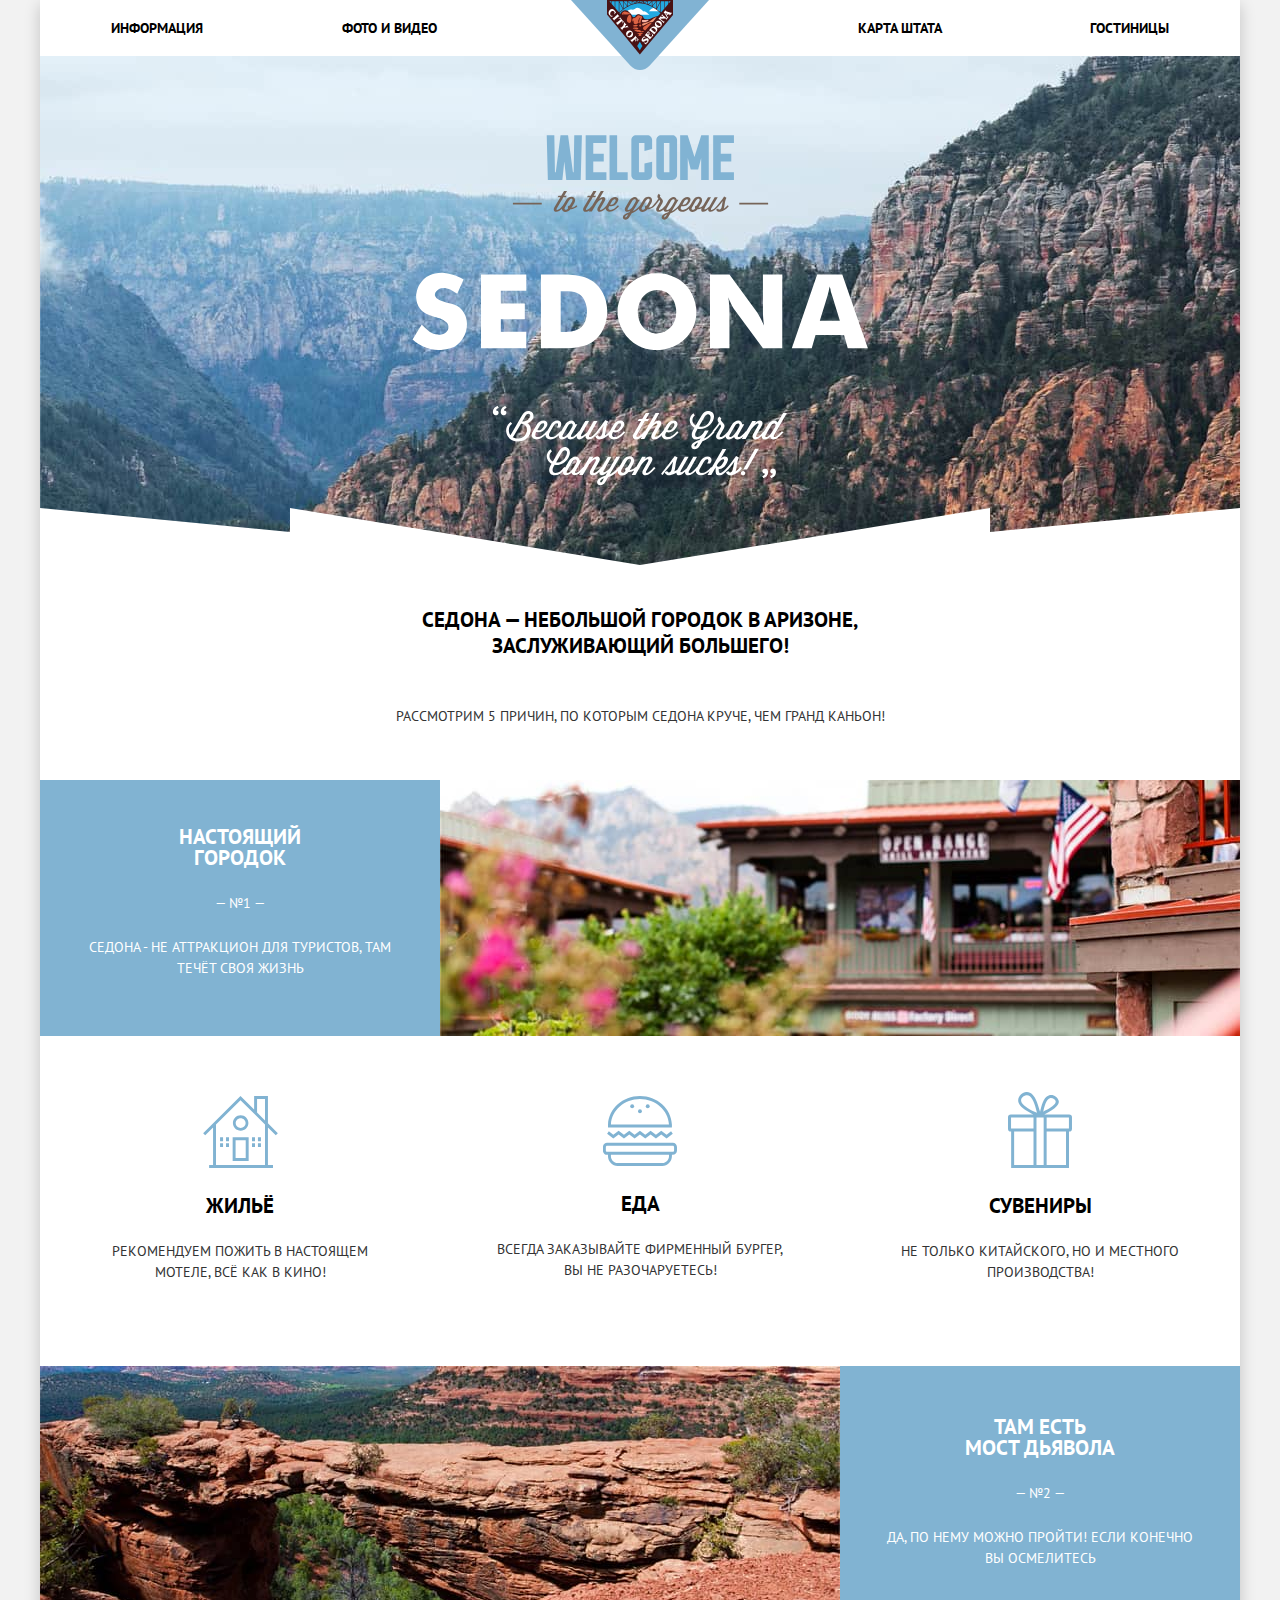
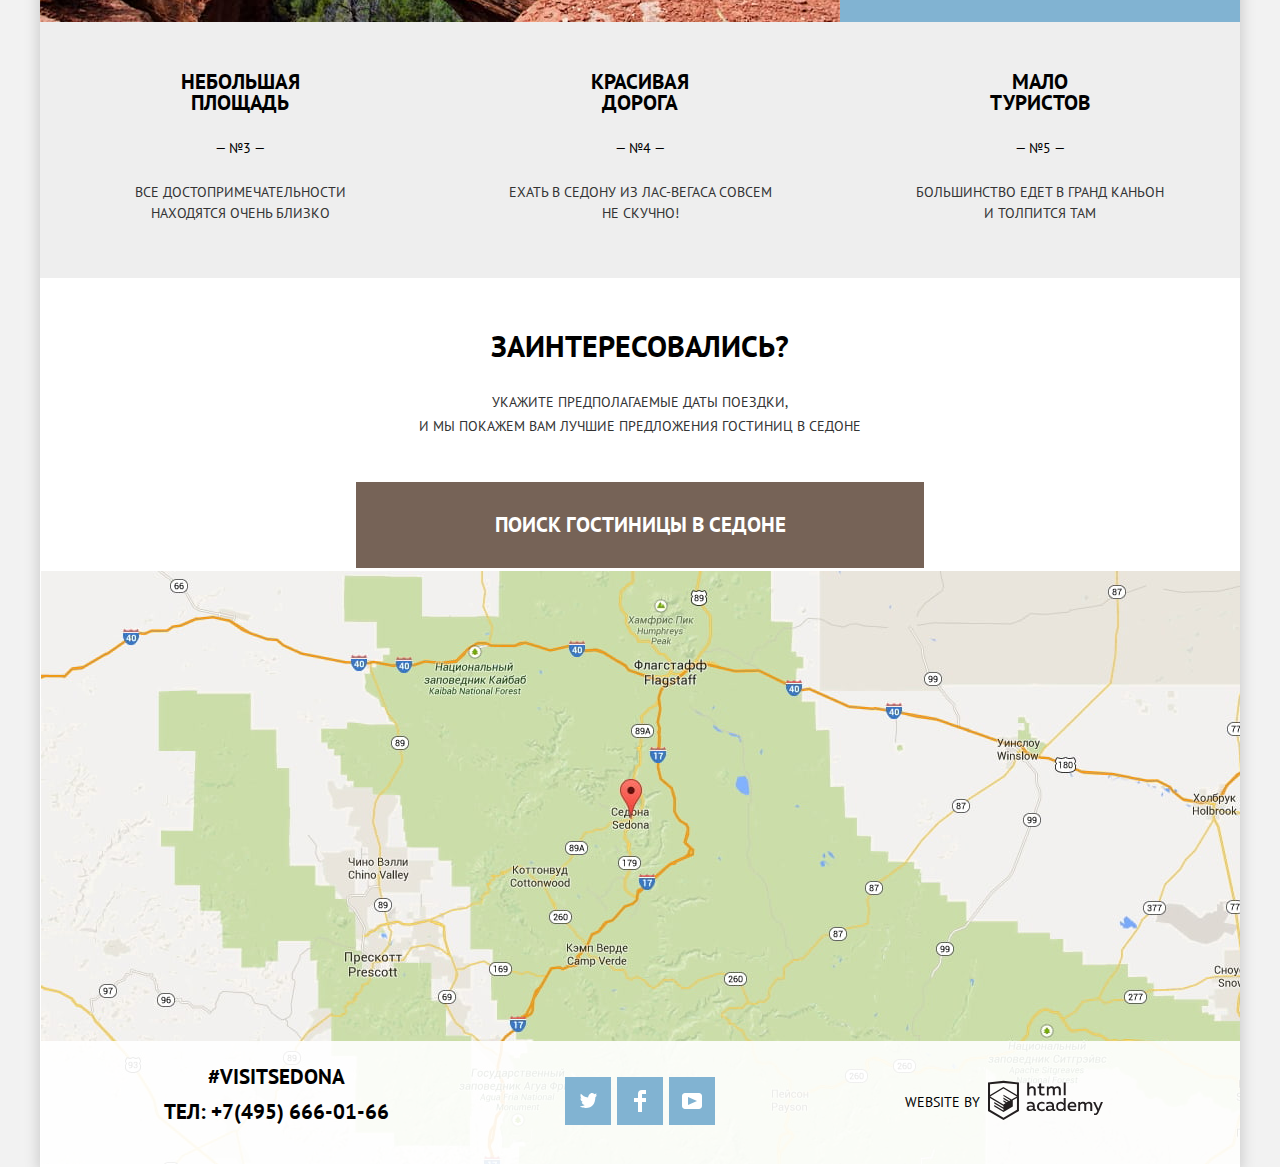
<file: index.html>
<!DOCTYPE html>
<html lang="ru">

<head>
    <meta charset="UTF-8">
    <meta name="keywords" content="Седона, город в США, Аризона, туризм">
    <meta name="description" content="Веб-сайт города Седона в Аризоне, США">
    <title>HTML Academy: Седона</title>
    <link rel="stylesheet" href="css/normalize.css">
    <link rel="stylesheet" href="css/style.min.css">
</head>

<body>

    <header>
        <nav class="navigation">
            <a class="navigation_logo">
                <img src="img/svg-sedona/logo-sedona.svg" width="138" height="70" class="navigation_logo_img"
                    alt="Логотип города «Седона»"></a>

            <ul class="navigation_menu">
                <li class="navigation_menu_item"><a class="navigation_menu_item_link" href="#">Информация</a></li>
                <li class="navigation_menu_item"><a class="navigation_menu_item_link" href="#">Фото и видео</a></li>
                <li class="navigation_menu_item"><a class="navigation_menu_item_link" href="#">Карта штата</a></li>
                <li class="navigation_menu_item"><a class="navigation_menu_item_link" href="catalog.html">Гостиницы</a>
                </li>
            </ul>
        </nav>
    </header>

    <main>

        <section class="section_welcome">
            <h1 class="visually-hidden">Добро пожаловать в Седону</h1>
            <img class="section_welcome_img" src="img/svg-sedona/welcome.svg" width="457" height="351"
                alt="Добро пожаловать в Седону">
        </section>

        <section class="section_reasons">
            <div class="section_reasons_header">
                <h1 class="section_reasons_header_title">Седона — небольшой городок в Аризоне, <br>
                    заслуживающий большего!</h1>
                <p class="section_reasons_header_text">Рассмотрим 5 причин, по которым Седона круче, чем гранд каньон!
                </p>
            </div>

            <ol class="features_list">
                <li>
                    <div class="feature_item_inner feature_item_inner_first">
                        <div class="feature_item_blue_bg_advantage">
                            <h3 class="feature_item_title">Настоящий<br>городок</h3>
                            <span class="feature_item_number_symbol">— №1 —</span>
                            <p class="feature_item_paragraph">Седона - не аттракцион для туристов, там <br> течёт своя
                                жизнь</p>
                        </div>
                        <img src="img/image-1.jpg" width="800" height="256" alt="Изображение города Седона">
                    </div>

                    <ul class="feature_item_white_bg">
                        <li class="feature_item_white_bg_advantage">
                            <img class="feature_item_white_bg_list_icon" src="img/svg-sedona/icon-1.svg" width="75"
                                height="72" alt="Жильё">
                            <h3>Жильё</h3>
                            <p>Рекомендуем пожить в настоящем <br>мотеле, всё как в кино!</p>
                        </li>

                        <li class="feature_item_white_bg_advantage">
                            <img class="feature_item_white_bg_list_icon" src="img/svg-sedona/icon-3.svg" width="74"
                                height="70" alt="Еда">
                            <h3>Еда</h3>
                            <p>Всегда заказывайте фирменный бургер, <br>вы не разочаруетесь!</p>
                        </li>

                        <li class="feature_item_white_bg_advantage feature_item_white_bg_advantage_souvenirs">
                            <img class="feature_item_white_bg_list_icon" src="img/svg-sedona/icon-2.svg" width="64"
                                height="76" alt="Сувениры">
                            <h3>Сувениры</h3>
                            <p>Не только китайского, но и местного <br> производства!</p>
                        </li>
                    </ul>
                </li>

                <li>
                    <div class="feature_item_inner feature_item_inner_second">
                        <img src="img/image.jpg" width="800" height="256"
                            alt="Изображение Моста Дьявола в городе Седона">
                        <div class="feature_item_blue_bg_second_advantage">
                            <h3 class="feature_item_title">Там есть <br>Мост дьявола</h3>
                            <span class="feature_item_number_symbol">— №2 —</span>
                            <p class="feature_item_paragraph">Да, по нему можно пройти! Если конечно<br> вы осмелитесь
                            </p>
                        </div>
                    </div>
                </li>

                <li class="feature_item_grey_bg_advantages">
                    <h3>Небольшая <br> площадь</h3>
                    <span class="feature_item_number_symbol">— №3 —</span>
                    <p class="feature_item_paragraph">Все достопримечательности<br> находятся очень близко</p>
                </li>

                <li class="feature_item_grey_bg_advantages">
                    <h3>Красивая<br> дорога</h3>
                    <span class="feature_item_number_symbol">— №4 —</span>
                    <p class="feature_item_paragraph">Ехать в седону из лас-вегаса совсем<br> не скучно!</p>
                </li>

                <li class="feature_item_grey_bg_advantages">
                    <h3>Мало <br> туристов</h3>
                    <span class="feature_item_number_symbol">— №5 —</span>
                    <p class="feature_item_paragraph">Большинство едет в гранд каньон <br> и толпится там</p>
                </li>

            </ol>

        </section>

        <section class="section_order">
            <div class="section_order_intro">
                <h2 class="section_order_title">Заинтересовались?</h2>
                <p class="section_order_text">Укажите предполагаемые даты поездки, <br>
                    и мы покажем вам лучшие предложения гостиниц в седоне</p>
                <div class="form_wrapper">
                    <button class="section_order_button" type="button">Поиск гостиницы в
                        Седоне</button>

                    <form class="form_order form_order_active" action="https://echo.htmlacademy.ru" method="post">
                        <div class="form_order_item">
                            <label class="form_order_item_label" for="arrival-date">Дата заезда:</label>
                            <input class="form_order_item_control" type="text" id="arrival-date" name="arrival-date"
                                placeholder="24 апреля 2017" required>
                            <div class="form_order_item_btn form_order_item_btn_person"><svg
                                    xmlns="http://www.w3.org/2000/svg" width="21" height="22" viewBox="0 0 21 22">
                                    <path
                                        d="M19.251 2.025h-2.845V.648c0-.381-.294-.689-.656-.689-.363 0-.656.308-.656.689v1.377h-3.938V.648c0-.381-.294-.689-.655-.689-.363 0-.657.308-.657.689v1.377H5.906V.648c0-.381-.294-.689-.656-.689-.363 0-.657.308-.657.689v1.377H1.75C.784 2.025 0 2.847 0 3.862v16.302C0 21.179.784 22 1.75 22h17.501c.966 0 1.749-.821 1.749-1.836V3.862c0-1.015-.783-1.837-1.749-1.837zm.437 18.139a.448.448 0 0 1-.437.459H1.75a.45.45 0 0 1-.438-.459V3.862a.45.45 0 0 1 .438-.459h2.844v1.378c0 .381.294.689.657.689.362 0 .656-.308.656-.689V3.403h3.938v1.378c0 .381.294.689.657.689.361 0 .655-.308.655-.689V3.403h3.938v1.378c0 .381.293.689.656.689.362 0 .656-.308.656-.689V3.403h2.845c.241 0 .437.206.437.459v16.302z" />
                                    <path
                                        d="M4.594 8.225h2.625v2.066H4.594zM4.594 11.668h2.625v2.067H4.594zM4.594 15.112h2.625v2.066H4.594zM9.188 15.112h2.625v2.066H9.188zM9.188 11.668h2.625v2.067H9.188zM9.188 8.225h2.625v2.066H9.188zM13.781 15.112h2.625v2.066h-2.625zM13.781 11.668h2.625v2.067h-2.625zM13.781 8.225h2.625v2.066h-2.625z" />
                                </svg></div>
                        </div>

                        <div class="form_order_item">
                            <label class="form_order_item_label" for="departure-date">Дата выезда:</label>
                            <input class="form_order_item_control" type="text" id="departure-date" name="departure-date"
                                placeholder="4 июля 2017" required>
                            <div class="form_order_item_btn form_order_item_btn_person"><svg
                                    xmlns="http://www.w3.org/2000/svg" width="21" height="22" viewBox="0 0 21 22">
                                    <path
                                        d="M19.251 2.025h-2.845V.648c0-.381-.294-.689-.656-.689-.363 0-.656.308-.656.689v1.377h-3.938V.648c0-.381-.294-.689-.655-.689-.363 0-.657.308-.657.689v1.377H5.906V.648c0-.381-.294-.689-.656-.689-.363 0-.657.308-.657.689v1.377H1.75C.784 2.025 0 2.847 0 3.862v16.302C0 21.179.784 22 1.75 22h17.501c.966 0 1.749-.821 1.749-1.836V3.862c0-1.015-.783-1.837-1.749-1.837zm.437 18.139a.448.448 0 0 1-.437.459H1.75a.45.45 0 0 1-.438-.459V3.862a.45.45 0 0 1 .438-.459h2.844v1.378c0 .381.294.689.657.689.362 0 .656-.308.656-.689V3.403h3.938v1.378c0 .381.294.689.657.689.361 0 .655-.308.655-.689V3.403h3.938v1.378c0 .381.293.689.656.689.362 0 .656-.308.656-.689V3.403h2.845c.241 0 .437.206.437.459v16.302z" />
                                    <path
                                        d="M4.594 8.225h2.625v2.066H4.594zM4.594 11.668h2.625v2.067H4.594zM4.594 15.112h2.625v2.066H4.594zM9.188 15.112h2.625v2.066H9.188zM9.188 11.668h2.625v2.067H9.188zM9.188 8.225h2.625v2.066H9.188zM13.781 15.112h2.625v2.066h-2.625zM13.781 11.668h2.625v2.067h-2.625zM13.781 8.225h2.625v2.066h-2.625z" />
                                </svg></div>
                        </div>

                        <div class="form_order_item">
                            <div class="form_order_item_inner">
                                <label class="form_order_item_label form_order_item_label_adult"
                                    for="number-adults">Взрослые:</label>
                                <div class="form_order_item_btn_person"><svg width="12" height="3" viewBox="0 0 12 3"
                                        xmlns="http://www.w3.org/2000/svg">
                                        <rect width="12" height="3" />
                                    </svg></div>
                                <input class="form_order_item_control form_order_item_control_person" type="number"
                                    id="number-adults" name="number-adults" placeholder="2" min="1" max="10" required>
                                <div class="form_order_item_btn_person"><svg width="11" height="11" viewBox="0 0 11 11"
                                        xmlns="http://www.w3.org/2000/svg">
                                        <path fill-rule="evenodd" clip-rule="evenodd"
                                            d="M4.23086 6.76932V11H6.76932V6.76932H11V4.23086H6.76932V0H4.23085V4.23086H0V6.76932H4.23086Z" />
                                    </svg>
                                </div>
                            </div>

                            <div class="form_order_item_inner">
                                <label class="form_order_item_label form_order_item_label_kids"
                                    for="children-number">Дети:</label>
                                <div class="form_order_item_btn_person"><svg width="12" height="3" viewBox="0 0 12 3"
                                        xmlns="http://www.w3.org/2000/svg">
                                        <rect width="12" height="3" />
                                    </svg></div>
                                <input class="form_order_item_control form_order_item_control_person" type="number"
                                    id="children-number" name="children-number" placeholder="0" min="0" max="10">
                                <div class="form_order_item_btn_person"><svg width="11" height="11" viewBox="0 0 11 11"
                                        xmlns="http://www.w3.org/2000/svg">
                                        <path fill-rule="evenodd" clip-rule="evenodd"
                                            d="M4.23086 6.76932V11H6.76932V6.76932H11V4.23086H6.76932V0H4.23085V4.23086H0V6.76932H4.23086Z" />
                                    </svg>
                                </div>
                            </div>
                        </div>

                        <button class="form_order_search_btn" type="submit">Найти</button>
                    </form>


                </div>
            </div>
            <div class="map">
                <h2 class="visually-hidden">Как до нас добраться</h2>

                <iframe
                    src="https://www.google.com/maps/embed?pb=!1m18!1m12!1m3!1d327629.6129851021!2d-111.85978104038598!3d34.996968800423005!2m3!1f0!2f0!3f0!3m2!1i1024!2i768!4f13.1!3m3!1m2!1s0x872da3e66ed60881%3A0x9295c29f3b47a842!2ssedona%20az!5e0!3m2!1sru!2sru!4v1592305478615!5m2!1sru!2sru"
                    width="1199" height="594" style="border:0;" allowfullscreen="" aria-hidden="false"
                    tabindex="0"></iframe>
            </div>

        </section>

    </main>

    <footer class="footer footer_main_page">

        <section class="footer_item footer_item_social_contacts">
            <h2 class="visually-hidden">Наши контакты</h2>
            <span class="footer_item_paragraph">
                #VISITSEDONA
            </span>
            <a href="tel:+74956660166">ТЕЛ: +7(495) 666-01-66</a>
        </section>

        <section class="footer_item footer_item_social_links">
            <h2 class="visually-hidden">Наши соцсети</h2>
            <ul class="footer_item_social_links_list">
                <li><a class="footer_item_social_links_list_individual_link" href="https://twitter.com/">
                        <span class="visually-hidden">Twitter</span>
                        <svg xmlns="http://www.w3.org/2000/svg" xmlns:xlink="http://www.w3.org/1999/xlink" width="17"
                            height="15" viewBox="0 0 17 15">
                            <path
                                d="M10.95.144c1.685-.496 2.984.27 3.577 1.179.673-.231 1.331-.481 2.011-.708a2.345 2.345 0 0 1-.857 1.768c.685.17 1.304-.491 1.304-.491-.169 1-1.006 1.788-1.563 2.024-.231 6.75-3.175 11.217-10.077 11.082h-.446c-.41 0-4.164-.46-4.898-1.887 2.271.196 3.893-.422 4.693-1.177-.96-.3-2.679-.477-2.979-2.95.349.106.564.228 1.19.119C1.705 8.247.374 7.53.448 5.33c.285.328 1.067.536 1.34.472C1.085 5.561-.182 2.442.894.85c1.818 1.854 3.735 3.606 7.152 3.773C8.254 2.33 9.183.793 10.95.144z" />
                        </svg></a></li>

                <li><a class="footer_item_social_links_list_individual_link" href="https://www.facebook.com/">
                        <span class="visually-hidden">Facebook</span>
                        <svg xmlns="http://www.w3.org/2000/svg" width="12" height="22" viewBox="0 0 12 22">
                            <path d="M12 4V0H8a4 4 0 0 0-4 4v4H0v4h4v10h4V12h4V8H8V4h4z" /></svg></a></li>

                <li><a class="footer_item_social_links_list_individual_link" href="https://www.youtube.com/">
                        <span class="visually-hidden">YouTube</span>
                        <svg xmlns="http://www.w3.org/2000/svg" xmlns:xlink="http://www.w3.org/1999/xlink" width="20"
                            height="16" viewBox="0 0 20 16">
                            <path
                                d="M17 0H3C1.35 0 0 1.35 0 3v10c0 1.65 1.35 3 3 3h14c1.65 0 3-1.35 3-3V3c0-1.65-1.35-3-3-3zM6.027 11.998V4.002L15.014 8l-8.987 3.998z" />
                        </svg></a></li>
            </ul>
        </section>

        <section class="footer_item footer_item_website_developer">
            <h2 class="visually-hidden">Наша вебстудия</h2>
            <span class="footer_item_website_developer_text">WEBSITE BY</span>
            <a class="htmlacademy_btn" href="https://htmlacademy.ru/intensive/htmlcss">
                <svg id="Layer_1" data-name="Layer 1" xmlns="http://www.w3.org/2000/svg" width="115" height="41"
                    viewBox="0 0 108.08 36.85">
                    <title>logo-htmlacademy-small1</title>
                    <path
                        d="M44.61,26.88a2,2,0,0,0,.55-0.1v1.33a3.25,3.25,0,0,1-1.18.21,1.67,1.67,0,0,1-1.67-1,4.84,4.84,0,0,1-3.14,1.08c-1.51,0-2.91-.83-2.91-2.55,0-2.13,2-2.79,3.71-2.79a11.08,11.08,0,0,1,2.17.25v-0.3c0-1-.76-1.77-2.19-1.77a7.42,7.42,0,0,0-3,.64v-1.7a10.21,10.21,0,0,1,3.19-.55c2.36,0,3.81,1.12,3.81,3.65v3a0.54,0.54,0,0,0,.49.59h0.17Zm-6.44-1.13A1.35,1.35,0,0,0,39.63,27h0.11a3.39,3.39,0,0,0,2.41-1V24.58a9.72,9.72,0,0,0-1.81-.21c-1,0-2.16.33-2.16,1.38h0Zm12.36-6.11a5,5,0,0,1,2.57.64V22a4.08,4.08,0,0,0-2.3-.7,2.75,2.75,0,1,0,0,5.49,5,5,0,0,0,2.43-.64v1.71a6.27,6.27,0,0,1-2.76.57A4.21,4.21,0,0,1,46,24.51q0-.21,0-0.41a4.32,4.32,0,0,1,4.18-4.46h0.38Zm12.17,7.24a2,2,0,0,0,.55-0.1v1.33a3.25,3.25,0,0,1-1.18.21,1.67,1.67,0,0,1-1.67-1,4.84,4.84,0,0,1-3.14,1.08c-1.51,0-2.91-.83-2.91-2.55,0-2.13,2-2.79,3.71-2.79a11.08,11.08,0,0,1,2.17.25v-0.3c0-1-.76-1.77-2.19-1.77a7.42,7.42,0,0,0-3,.64v-1.7a10.21,10.21,0,0,1,3.19-.55c2.36,0,3.81,1.12,3.81,3.65v3a0.54,0.54,0,0,0,.49.59h0.17Zm-6.44-1.13A1.35,1.35,0,0,0,57.73,27h0.11a3.39,3.39,0,0,0,2.41-1V24.58a9.72,9.72,0,0,0-1.81-.21c-1.06,0-2.16.33-2.16,1.38h0ZM73,16V28.2H71.35V26.88a3.88,3.88,0,0,1-3.19,1.54,4.4,4.4,0,0,1,0-8.78,3.81,3.81,0,0,1,3,1.3V16H73Zm-4.53,5.22a2.76,2.76,0,1,0,0,5.52A2.86,2.86,0,0,0,71.15,25V23A2.91,2.91,0,0,0,68.49,21.27ZM79,19.64c3.31,0,4.46,2.68,3.92,5.09H76.7c0.21,1.5,1.67,2.11,3.19,2.11a6.11,6.11,0,0,0,2.64-.59v1.6a7.14,7.14,0,0,1-3,.57C77,28.42,74.78,27,74.78,24a4.18,4.18,0,0,1,4-4.39H79Zm0.09,1.54a2.28,2.28,0,0,0-2.44,2.1v0.06H81.3A2,2,0,0,0,79.13,21.18Zm5.73,7V19.87h1.65v1a3.81,3.81,0,0,1,2.78-1.27A2.86,2.86,0,0,1,91.89,21a4.12,4.12,0,0,1,2.91-1.33A3.06,3.06,0,0,1,98,23V28.2h-1.9V23.05a1.59,1.59,0,0,0-1.42-1.75H94.42a2.8,2.8,0,0,0-2.07,1.12V28.2h-1.9V23.05A1.59,1.59,0,0,0,89,21.31H88.8a3,3,0,0,0-2.21,1.29v5.63H84.86Zm21.31-8.33h1.9l-3.91,9.46c-0.9,2.17-2.09,2.86-3.35,2.86a4.76,4.76,0,0,1-1.1-.14V30.46a2.86,2.86,0,0,0,.85.12c0.9,0,1.58-.64,2.07-1.9l0.17-.42-4-8.4h2l2.86,6.29ZM38.73,1.46V6.22a3.81,3.81,0,0,1,2.7-1.14,3.25,3.25,0,0,1,3.44,3.4v5.15H43V8.72a1.81,1.81,0,0,0-1.61-2h-0.3a2.93,2.93,0,0,0-2.32,1.39v5.52h-1.9V1.46h1.9ZM49.94,2.31v3h3V6.91h-3v3.81c0,1.1.5,1.46,1.58,1.46a4.49,4.49,0,0,0,1.69-.33v1.6A6.8,6.8,0,0,1,51,13.8a2.55,2.55,0,0,1-2.86-2.74V6.89H46.58V5.26h1.5V2.74Zm5.4,11.31V5.28H57v1A3.81,3.81,0,0,1,59.77,5a2.86,2.86,0,0,1,2.6,1.33A4.12,4.12,0,0,1,65.28,5,3.06,3.06,0,0,1,68.44,8.4v5.21h-1.9V8.46a1.59,1.59,0,0,0-1.42-1.75H64.89a2.8,2.8,0,0,0-2.07,1.12v5.78h-1.9V8.46A1.59,1.59,0,0,0,59.5,6.71H59.27A3,3,0,0,0,57.06,8v5.63H55.34ZM71.17,1.45H73V13.6H71.17V1.45ZM14.71,0H14.55L0,1.54V28.21l14.55,8.66,14.55-8.66V1.54Zm12.5,27.1L14.55,34.64,1.9,27.12V16.18l12.59,7.5V25L5.86,19.9v1.31l8.68,5.21v1.39L5.87,22.65V24l8.68,5.21,8.75-5.24V18.31L27.2,16V27.12Zm0-12.53-3.48,2-1.6,1L14.51,13v1.31L21,18.23H21l-0.14.09-1,.54-5.37-3.2V17l4.24,2.52-1,.67-3.2-1.9v1.31l2.1,1.24L14.5,22.1,2,14.65,14.51,7.11Zm0-1.32L14.49,5.76,1.91,13.25v-10L14.56,1.92,27.21,3.25v10h0Z"
                        transform="translate(0 -0.02)" />
                </svg></a>
        </section>

    </footer>

    <script src="js/script.min.js"></script>

</body>
 
</html>
</file>
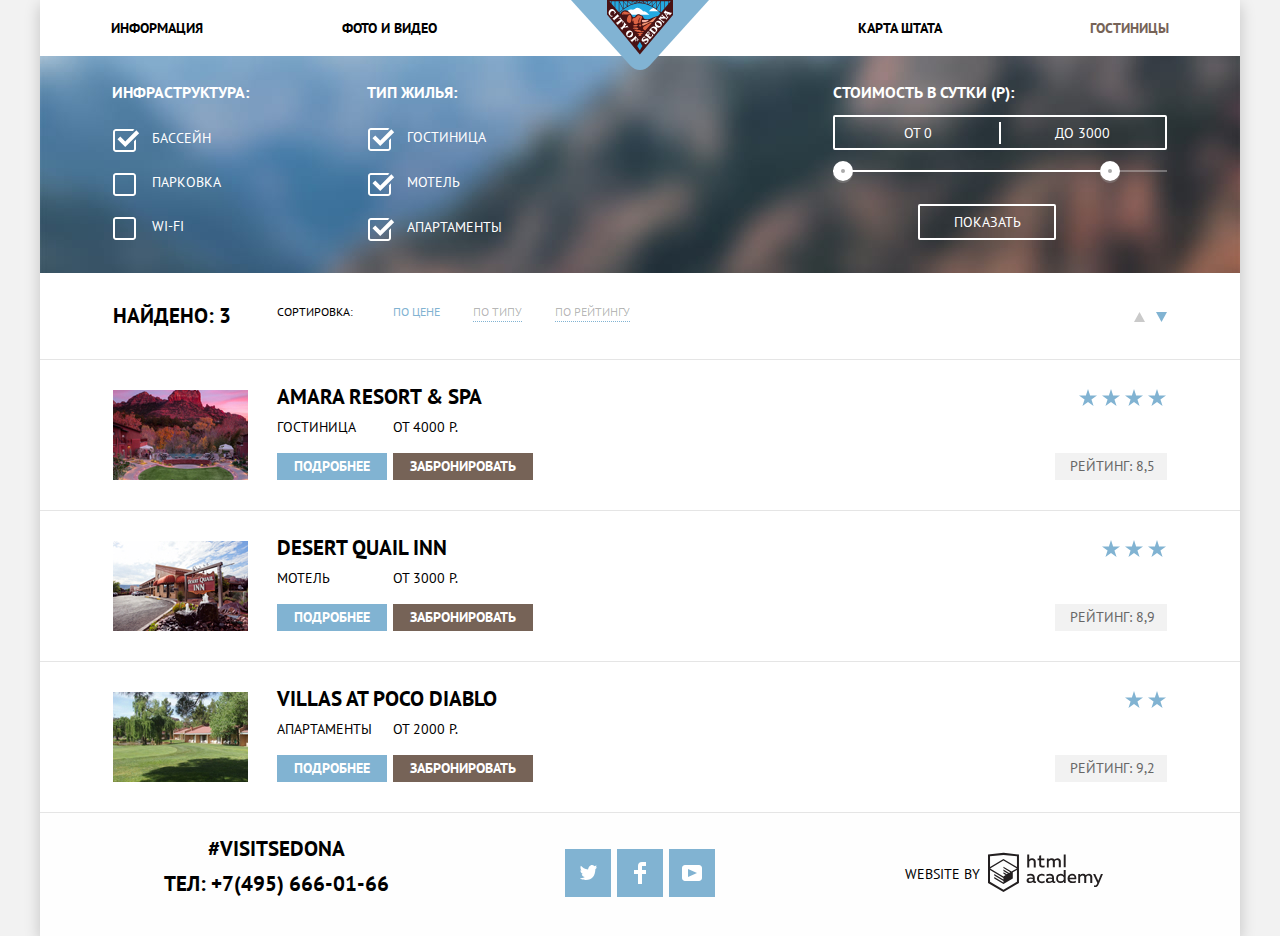
<file: catalog.html>
<!DOCTYPE html>
<html lang="ru">

<head>
    <meta charset="UTF-8">
    <meta name="keywords" content="Седона, город в США, Аризона, туризм">
    <meta name="description" content="Веб-сайт города Седона в Аризоне, США">
    <title>HTML Academy: Седона</title>
    <link rel="stylesheet" href="css/normalize.css">
    <link rel="stylesheet" href="css/style.min.css">
</head>

<body>

    <header class="main-header">
        <nav class="navigation">
            <a class="navigation_logo" href="index.html">
                <img src="img/svg-sedona/logo-sedona.svg" width="138" height="70" class="navigation_logo_img"
                    alt="Логотип города «Седона»"></a>

            <ul class="navigation_menu">
                <li class="navigation_menu_item"><a class="navigation_menu_item_link" href="#">Информация</a>
                </li>
                <li class="navigation_menu_item"><a class="navigation_menu_item_link" href="#">Фото и видео</a></li>
                <li class="navigation_menu_item"><a class="navigation_menu_item_link" href="#">Карта штата</a></li>
                <li class="navigation_menu_item"><a class="navigation_menu_item_link navigation_menu_item_link_active"
                        href="catalog.html">Гостиницы</a></li>
            </ul>
        </nav>
    </header>


    <main>
        <h1 class="visually-hidden">Поиск отеля</h1>

        <section>
            <h2 class="visually-hidden">Фильтр по гостиницам Седоны</h2>
            <form class="filter" action="https://echo.htmlacademy.ru" method="get">
                <fieldset class="filter_infrastructure">
                    <legend>Инфраструктура:</legend>
                    <ul>
                        <li>

                            <input type="checkbox" class="filter_custom_checkbox" name="pool" id="filter-pool" checked>
                            <label for="filter-pool">Бассейн</label>

                        </li>

                        <li>

                            <input type="checkbox" class="filter_custom_checkbox" name="parking" id="filter-parking">
                            <label for="filter-parking">Парковка</label>
                        </li>

                        <li>

                            <input type="checkbox" class="filter_custom_checkbox" name="internet" id="filter-wifi">
                            <label for="filter-wifi">Wi-Fi</label>
                        </li>
                    </ul>
                </fieldset>

                <fieldset class="filter_accommodation_type">
                    <legend>Тип жилья:</legend>
                    <ul>
                        <li>

                            <input type="checkbox" class="filter_custom_checkbox" name="hotel" id="filter-hotel"
                                checked>
                            <label for="filter-hotel">Гостиница</label>
                        </li>

                        <li>

                            <input type="checkbox" class="filter_custom_checkbox" name="motel" id="filter-motel"
                                checked>
                            <label for="filter-motel">Мотель</label>
                        </li>

                        <li>

                            <input type="checkbox" class="filter_custom_checkbox" name="apartments"
                                id="filter-apartments" checked>
                            <label for="filter-apartments">Апартаменты</label>
                        </li>
                    </ul>
                </fieldset>

                <fieldset class="filter_price_per_day_form">
                    <legend class="filter_price_per_day_form_legend">Стоимость в сутки (Р):</legend>
                    <div class="filter_price_per_day_form_controls">
                        <label class="visually-hidden" for="min">От 0</label>
                        <input id="min" class="filter_price_per_day_form_input" type="number" name="min-price"
                            placeholder="ОТ 0">
                        <label class="visually-hidden" for="max">До 3000</label>
                        <input id="max" class="filter_price_per_day_form_input" type="number" name="max-price"
                            placeholder="ДО 3000">
                    </div>

                    <div class="filter_price_per_day_form_range_filter">
                        <div class="filter_price_per_day_form_range_controls">
                            <div class="filter_price_per_day_form_scale">
                                <div class="filter_price_per_day_form_bar"></div>

                            </div>
                            <div class="filter_price_per_day_form_toggle toggle-min" tabindex="0" style="left: 0%">
                            </div>
                            <div class="filter_price_per_day_form_toggle toggle-max" tabindex="0" style="left: 80%">
                            </div>
                        </div>
                    </div>
                    <button class="filter_price_per_day_form_button" type="submit">Показать</button>

                </fieldset>


            </form>
        </section>

        <section class="filter_result">

            <div class="filter_sort">
                <div class="filter_sort_inner">
                    <span class="filter_result_matching">Найдено: 3</span>
                    <span class="filter_result_matching_sorting">Сортировка:</span>

                    <ul class="filter_sorting_buttons">
                        <li class="filter_result_sorting_buttons_item filter_result_sorting_buttons_item_active">По цене
                        </li>
                        <li class="filter_result_sorting_buttons_item">По типу</li>
                        <li class="filter_result_sorting_buttons_item">По рейтингу</li>
                    </ul>
                </div>
                <div class="arrows_filter">
                    <button class="filter_arrow" type="button"><svg xmlns="http://www.w3.org/2000/svg" width="11"
                            height="10" viewBox="0 0 11 10">
                            <path d="M5.5 0L0 10h11z" /></svg>
                    </button>
                    <button class="filter_arrow filter_arrow_active" type="button"><svg
                            xmlns="http://www.w3.org/2000/svg" width="11" height="10" viewBox="0 0 11 10">
                            <path d="M5.5 10L0 0h11" /></svg>
                    </button>
                </div>
            </div>

            <ul class="filter_result_list">
                <li class="filter_result_list_item">

                    <img class="filter_result_list_item_img" src="img/image-2.jpg" width="135" height="90"
                        alt="Amara Resort & Spa">
                    <div>
                        <h3 class="filter_result_list_item_title">Amara Resort & Spa</h3>
                        <div class="filter_result_list_item_inner">
                            <div class="filter_result_list_item_inner_info">
                                <span class="filter_result_list_item_text">Гостиница</span>
                                <a class="filter_result_list_item_btn" href="#">Подробнее</a>
                            </div>

                            <div class="filter_result_list_item_inner_info">
                                <span class="filter_result_list_item_text">от 4000 р.</span>
                                <a class="filter_result_list_item_btn filter_result_list_item_btn_secondary"
                                    href="#">Забронировать</a>
                            </div>
                        </div>
                    </div>

                    <div class="filter_result_list_rating">
                        <div class="filter_result_list_rating_inner">
                            <span class="filter_result_list_item_star"></span>
                            <span class="filter_result_list_item_star"></span>
                            <span class="filter_result_list_item_star"></span>
                            <span class="filter_result_list_item_star"></span>

                        </div>
                        <span class="filter_result_list_item_raiting">Рейтинг: 8,5</span>
                    </div>
                </li>

                <li class="filter_result_list_item">

                    <img class="filter_result_list_item_img" src="img/image-3.jpg" width="135" height="90"
                        alt="Amara Resort & Spa">
                    <div>
                        <h3 class="filter_result_list_item_title">Desert Quail Inn</h3>
                        <div class="filter_result_list_item_inner">
                            <div class="filter_result_list_item_inner_info">
                                <span class="filter_result_list_item_text">Мотель</span>
                                <a class="filter_result_list_item_btn" href="#">Подробнее</a>
                            </div>

                            <div class="filter_result_list_item_inner_info">
                                <span class="filter_result_list_item_text">от 3000 р.</span>
                                <a class="filter_result_list_item_btn filter_result_list_item_btn_secondary"
                                    href="#">Забронировать</a>
                            </div>
                        </div>
                    </div>

                    <div class="filter_result_list_rating">
                        <div class="filter_result_list_rating_inner">
                            <span class="filter_result_list_item_star"></span>
                            <span class="filter_result_list_item_star"></span>
                            <span class="filter_result_list_item_star"></span>
                        </div>
                        <span class="filter_result_list_item_raiting">Рейтинг: 8,9</span>
                    </div>
                </li>

                <li class="filter_result_list_item">

                    <img class="filter_result_list_item_img" src="img/image-4.jpg" width="135" height="90"
                        alt="Amara Resort & Spa">
                    <div>
                        <h3 class="filter_result_list_item_title">Villas at Poco Diablo</h3>
                        <div class="filter_result_list_item_inner">
                            <div class="filter_result_list_item_inner_info">
                                <span class="filter_result_list_item_text">Апартаменты</span>
                                <a class="filter_result_list_item_btn" href="#">Подробнее</a>
                            </div>

                            <div class="filter_result_list_item_inner_info">
                                <span class="filter_result_list_item_text">от 2000 р.</span>
                                <a class="filter_result_list_item_btn filter_result_list_item_btn_secondary"
                                    href="#">Забронировать</a>
                            </div>
                        </div>
                    </div>

                    <div class="filter_result_list_rating">
                        <div class="filter_result_list_rating_inner">
                            <span class="filter_result_list_item_star"></span>
                            <span class="filter_result_list_item_star"></span>
                        </div>
                        <span class="filter_result_list_item_raiting">Рейтинг: 9,2</span>
                    </div>
                </li>


            </ul>
        </section>

    </main>

    <footer class="footer">

        <section class="footer_item footer_item_social_contacts">
            <h2 class="visually-hidden">Наши контакты</h2>
            <span class="footer_item_paragraph">
                #VISITSEDONA
            </span>
            <a href="tel:+74956660166">ТЕЛ: +7(495) 666-01-66</a>
        </section>

        <section class="footer_item footer_item_social_links">
            <h2 class="visually-hidden">Наши соцсети</h2>
            <ul class="footer_item_social_links_list">
                <li><a class="footer_item_social_links_list_individual_link" href="https://twitter.com/">
                        <span class="visually-hidden">Twitter</span>
                        <svg xmlns="http://www.w3.org/2000/svg" xmlns:xlink="http://www.w3.org/1999/xlink" width="17"
                            height="15" viewBox="0 0 17 15">
                            <path
                                d="M10.95.144c1.685-.496 2.984.27 3.577 1.179.673-.231 1.331-.481 2.011-.708a2.345 2.345 0 0 1-.857 1.768c.685.17 1.304-.491 1.304-.491-.169 1-1.006 1.788-1.563 2.024-.231 6.75-3.175 11.217-10.077 11.082h-.446c-.41 0-4.164-.46-4.898-1.887 2.271.196 3.893-.422 4.693-1.177-.96-.3-2.679-.477-2.979-2.95.349.106.564.228 1.19.119C1.705 8.247.374 7.53.448 5.33c.285.328 1.067.536 1.34.472C1.085 5.561-.182 2.442.894.85c1.818 1.854 3.735 3.606 7.152 3.773C8.254 2.33 9.183.793 10.95.144z" />
                        </svg></a></li>

                <li><a class="footer_item_social_links_list_individual_link" href="https://www.facebook.com/">
                        <span class="visually-hidden">Facebook</span>
                        <svg xmlns="http://www.w3.org/2000/svg" width="12" height="22" viewBox="0 0 12 22">
                            <path d="M12 4V0H8a4 4 0 0 0-4 4v4H0v4h4v10h4V12h4V8H8V4h4z" /></svg></a></li>

                <li><a class="footer_item_social_links_list_individual_link" href="https://www.youtube.com/">
                        <span class="visually-hidden">YouTube</span>
                        <svg xmlns="http://www.w3.org/2000/svg" xmlns:xlink="http://www.w3.org/1999/xlink" width="20"
                            height="16" viewBox="0 0 20 16">
                            <path
                                d="M17 0H3C1.35 0 0 1.35 0 3v10c0 1.65 1.35 3 3 3h14c1.65 0 3-1.35 3-3V3c0-1.65-1.35-3-3-3zM6.027 11.998V4.002L15.014 8l-8.987 3.998z" />
                        </svg></a></li>
            </ul>
        </section>

        <section class="footer_item footer_item_website_developer">
            <h2 class="visually-hidden">Наша вебстудия</h2>
            <span class="footer_item_website_developer_text">WEBSITE BY</span>
            <a class="htmlacademy_btn" href="https://htmlacademy.ru/intensive/htmlcss">
                <svg id="Layer_1" data-name="Layer 1" xmlns="http://www.w3.org/2000/svg" width="115" height="41"
                    viewBox="0 0 108.08 36.85">
                    <title>logo-htmlacademy-small1</title>
                    <path
                        d="M44.61,26.88a2,2,0,0,0,.55-0.1v1.33a3.25,3.25,0,0,1-1.18.21,1.67,1.67,0,0,1-1.67-1,4.84,4.84,0,0,1-3.14,1.08c-1.51,0-2.91-.83-2.91-2.55,0-2.13,2-2.79,3.71-2.79a11.08,11.08,0,0,1,2.17.25v-0.3c0-1-.76-1.77-2.19-1.77a7.42,7.42,0,0,0-3,.64v-1.7a10.21,10.21,0,0,1,3.19-.55c2.36,0,3.81,1.12,3.81,3.65v3a0.54,0.54,0,0,0,.49.59h0.17Zm-6.44-1.13A1.35,1.35,0,0,0,39.63,27h0.11a3.39,3.39,0,0,0,2.41-1V24.58a9.72,9.72,0,0,0-1.81-.21c-1,0-2.16.33-2.16,1.38h0Zm12.36-6.11a5,5,0,0,1,2.57.64V22a4.08,4.08,0,0,0-2.3-.7,2.75,2.75,0,1,0,0,5.49,5,5,0,0,0,2.43-.64v1.71a6.27,6.27,0,0,1-2.76.57A4.21,4.21,0,0,1,46,24.51q0-.21,0-0.41a4.32,4.32,0,0,1,4.18-4.46h0.38Zm12.17,7.24a2,2,0,0,0,.55-0.1v1.33a3.25,3.25,0,0,1-1.18.21,1.67,1.67,0,0,1-1.67-1,4.84,4.84,0,0,1-3.14,1.08c-1.51,0-2.91-.83-2.91-2.55,0-2.13,2-2.79,3.71-2.79a11.08,11.08,0,0,1,2.17.25v-0.3c0-1-.76-1.77-2.19-1.77a7.42,7.42,0,0,0-3,.64v-1.7a10.21,10.21,0,0,1,3.19-.55c2.36,0,3.81,1.12,3.81,3.65v3a0.54,0.54,0,0,0,.49.59h0.17Zm-6.44-1.13A1.35,1.35,0,0,0,57.73,27h0.11a3.39,3.39,0,0,0,2.41-1V24.58a9.72,9.72,0,0,0-1.81-.21c-1.06,0-2.16.33-2.16,1.38h0ZM73,16V28.2H71.35V26.88a3.88,3.88,0,0,1-3.19,1.54,4.4,4.4,0,0,1,0-8.78,3.81,3.81,0,0,1,3,1.3V16H73Zm-4.53,5.22a2.76,2.76,0,1,0,0,5.52A2.86,2.86,0,0,0,71.15,25V23A2.91,2.91,0,0,0,68.49,21.27ZM79,19.64c3.31,0,4.46,2.68,3.92,5.09H76.7c0.21,1.5,1.67,2.11,3.19,2.11a6.11,6.11,0,0,0,2.64-.59v1.6a7.14,7.14,0,0,1-3,.57C77,28.42,74.78,27,74.78,24a4.18,4.18,0,0,1,4-4.39H79Zm0.09,1.54a2.28,2.28,0,0,0-2.44,2.1v0.06H81.3A2,2,0,0,0,79.13,21.18Zm5.73,7V19.87h1.65v1a3.81,3.81,0,0,1,2.78-1.27A2.86,2.86,0,0,1,91.89,21a4.12,4.12,0,0,1,2.91-1.33A3.06,3.06,0,0,1,98,23V28.2h-1.9V23.05a1.59,1.59,0,0,0-1.42-1.75H94.42a2.8,2.8,0,0,0-2.07,1.12V28.2h-1.9V23.05A1.59,1.59,0,0,0,89,21.31H88.8a3,3,0,0,0-2.21,1.29v5.63H84.86Zm21.31-8.33h1.9l-3.91,9.46c-0.9,2.17-2.09,2.86-3.35,2.86a4.76,4.76,0,0,1-1.1-.14V30.46a2.86,2.86,0,0,0,.85.12c0.9,0,1.58-.64,2.07-1.9l0.17-.42-4-8.4h2l2.86,6.29ZM38.73,1.46V6.22a3.81,3.81,0,0,1,2.7-1.14,3.25,3.25,0,0,1,3.44,3.4v5.15H43V8.72a1.81,1.81,0,0,0-1.61-2h-0.3a2.93,2.93,0,0,0-2.32,1.39v5.52h-1.9V1.46h1.9ZM49.94,2.31v3h3V6.91h-3v3.81c0,1.1.5,1.46,1.58,1.46a4.49,4.49,0,0,0,1.69-.33v1.6A6.8,6.8,0,0,1,51,13.8a2.55,2.55,0,0,1-2.86-2.74V6.89H46.58V5.26h1.5V2.74Zm5.4,11.31V5.28H57v1A3.81,3.81,0,0,1,59.77,5a2.86,2.86,0,0,1,2.6,1.33A4.12,4.12,0,0,1,65.28,5,3.06,3.06,0,0,1,68.44,8.4v5.21h-1.9V8.46a1.59,1.59,0,0,0-1.42-1.75H64.89a2.8,2.8,0,0,0-2.07,1.12v5.78h-1.9V8.46A1.59,1.59,0,0,0,59.5,6.71H59.27A3,3,0,0,0,57.06,8v5.63H55.34ZM71.17,1.45H73V13.6H71.17V1.45ZM14.71,0H14.55L0,1.54V28.21l14.55,8.66,14.55-8.66V1.54Zm12.5,27.1L14.55,34.64,1.9,27.12V16.18l12.59,7.5V25L5.86,19.9v1.31l8.68,5.21v1.39L5.87,22.65V24l8.68,5.21,8.75-5.24V18.31L27.2,16V27.12Zm0-12.53-3.48,2-1.6,1L14.51,13v1.31L21,18.23H21l-0.14.09-1,.54-5.37-3.2V17l4.24,2.52-1,.67-3.2-1.9v1.31l2.1,1.24L14.5,22.1,2,14.65,14.51,7.11Zm0-1.32L14.49,5.76,1.91,13.25v-10L14.56,1.92,27.21,3.25v10h0Z"
                        transform="translate(0 -0.02)" />
                </svg></a>
        </section>

    </footer>

</body>

</html>
</file>
<file: css/style.min.css>
:root{--basic_white:#FFF;--basic_black:#000;--special_black:#333;--basic_blue:#81B3D2;--hover_blue:hsl(203,42%,58%);--active_blue:#5496BD;--basic_brown:#766357;--hover_brown:#604E43;--active_brown:#503E33;--basic_grey:#F2F2F2;--active_grey:#EBEBEB;--bg_grey:#EEE;--special_plus_minus:#A9A9A9;--special_border_line:#E5E5E5;--special_raiting:#666;--special_arrow:#CACACA;--special_scroll:#ABABAB;--special_logo_black:#231F20;--special_logo_grey:#BDBBBC;--rbga_grey:rgba(255,255,255,0.3);--rbga_black:rgba(0,0,0,0.3);--rgba_light_grey:rgba(255,255,255,0.9);--rbga_black_special:rgba(0,1,1,0.2)}@font-face{font-family:'PT Sans';font-style:normal;font-weight:400;src:url(../fonts/ptsans.woff2);src:url(../fonts/ptsans.woff)}@font-face{font-family:'PT Sans';font-style:normal;font-weight:700;src:url(../fonts/ptsansbold.woff2);src:url(../fonts/ptsansbold.woff)}*,::after,::before{-webkit-box-sizing:border-box;box-sizing:border-box}body{display:-ms-grid;display:grid;-ms-grid-rows:-webkit-min-content 1fr -webkit-min-content;-ms-grid-rows:min-content 1fr min-content;grid-template-rows:-webkit-min-content 1fr -webkit-min-content;grid-template-rows:min-content 1fr min-content;font-family:'PT Sans',Arial,sans-serif;font-weight:400;line-height:21px;text-transform:uppercase;background-color:var(--basic_grey);color:var(--basic_black);width:1200px;margin-right:auto;margin-left:auto;-webkit-box-shadow:0 5px 15px var(--rbga_black_special);box-shadow:0 5px 15px var(--rbga_black_special)}.visually-hidden{position:absolute;clip:rect(0 0 0 0);width:1px;height:1px;margin:-1px}a{text-decoration:none}.navigation{background-color:var(--basic_white);position:relative}.navigation_logo{position:absolute;top:0;left:50%;-webkit-transform:translate(-50%,0);-ms-transform:translate(-50%,0);transform:translate(-50%,0)}.navigation_menu{font-size:14px;line-height:26px;list-style:none;font-weight:700;height:56px;margin:0;padding:0;display:-webkit-box;display:-ms-flexbox;display:flex;-ms-flex-wrap:wrap;flex-wrap:wrap;-webkit-box-align:center;-ms-flex-align:center;align-items:center}.navigation_menu_item{display:block;width:170px}.navigation_menu_item:nth-child(1){margin-left:71px;text-align:left}.navigation_menu_item:nth-child(2){margin-left:61px;text-align:left;margin-left:61px;text-align:left}.navigation_menu_item:nth-child(3){margin-left:260px;text-align:right}.navigation_menu_item:nth-child(4){margin-left:57px;text-align:right}.navigation_menu_item_link{color:var(--basic_black)}.navigation_menu_item_link:hover,.navigation_menu_item_link:focus{color:var(--basic_blue);cursor:pointer}.navigation_menu_item_link:active{color:var(--rbga_black)}.navigation_menu_item_link_active{color:var(--basic_brown)}.section_welcome{display:-webkit-box;display:-ms-flexbox;display:flex;-webkit-box-align:center;-ms-flex-align:center;align-items:center;width:1200px;height:509px;background-color:var(--basic_blue);background-image:url(../img/svg-sedona/intro-mask.svg),url(../img/background_photo.jpg);background-repeat:no-repeat;background-size:100%,cover;background-position:bottom,center}.section_welcome_img{display:block;margin:0 auto}.section_reasons ol{margin:0;padding:0}.section_reasons{width:1200px;margin:0 auto;background-color:var(--basic_white)}.section_reasons_header{display:-webkit-box;display:-ms-flexbox;display:flex;-webkit-box-orient:vertical;-webkit-box-direction:normal;-ms-flex-direction:column;flex-direction:column;-webkit-box-align:center;-ms-flex-align:center;align-items:center;padding-top:42px;padding-bottom:51px}.section_reasons_header_title{margin:0;padding:0;margin-bottom:44px;text-align:center;font-size:21px;line-height:26px;text-transform:uppercase}.section_reasons_header_text{margin:0;padding:0;font-size:14px;text-align:center;line-height:26px;text-transform:uppercase;color:var(--special_black)}.features_list{display:-webkit-box;display:-ms-flexbox;display:flex;-ms-flex-wrap:wrap;flex-wrap:wrap;list-style:none;line-height:21px;color:var(--basic_white);background-color:var(--bg_grey)}.features_list h3{font-weight:700;font-size:21px;line-height:21px}.features_list p{font-weight:400;font-size:14px;line-height:21px}.feature_item_number_symbol{display:block;margin:0;font-size:14px;margin-top:25px;margin-bottom:23px}.feature_item_paragraph{margin:0}.feature_item_inner{display:-ms-grid;display:grid;text-align:center;color:var(--basic_white);background-color:var(--basic_blue)}.feature_item_inner_first{-ms-grid-columns:1fr 2fr;grid-template-columns:1fr 2fr}.feature_item_inner_second{-ms-grid-columns:2fr 1fr;grid-template-columns:2fr 1fr}.feature_item_blue_bg_advantage{padding-top:46px;padding-bottom:54px}.feature_item_title{margin:0}.feature_item_white_bg{margin:0;padding:0;list-style:none;display:-ms-grid;display:grid;-ms-grid-columns:1fr 1fr 1fr;grid-template-columns:1fr 1fr 1fr;text-align:center;color:var(--basic_black);background-color:var(--basic_white)}.feature_item_white_bg_advantage{padding-top:60px;padding-bottom:73px;min-height:330px}.feature_item_white_bg_advantage_souvenirs{padding-top:56px}.feature_item_white_bg h3{margin:0;margin-top:22px;margin-bottom:25px}.feature_item_white_bg p{margin:auto;color:var(--special_black);font-style:normal;font-weight:400;font-size:14px;line-height:21px}.feature_item_white_bg_list_icon{margin:0}.feature_item_blue_bg_second_advantage{padding-top:50px;padding-bottom:52px}.feature_item_blue_bg_second_block h3{margin:0}.feature_item_grey_bg{margin:0;padding:0;list-style:none;display:-ms-grid;display:grid;-ms-grid-columns:1fr 1fr 1fr;grid-template-columns:1fr 1fr 1fr;text-align:center;color:var(--basic_black);height:256px;background-color:var(--bg_grey)}.feature_item_grey_bg_advantages{width:400px;padding-top:49px;padding-bottom:54px;text-align:center;background-color:var(--bg_grey);color:var(--basic_black)}.feature_item_grey_bg_advantages h3{margin:0}.feature_item_grey_bg_advantages p{color:var(--special_black);line-height:21px}.form_order{position:absolute;top:100%;left:50%;-webkit-transform:translate(-50%,-100%);-ms-transform:translate(-50%,-100%);transform:translate(-50%,-100%);-webkit-transition:-webkit-transform .8s ease;transition:-webkit-transform .8s ease;-o-transition:transform .8s ease;transition:transform .8s ease;transition:transform .8s ease,-webkit-transform .8s ease;background-color:var(--basic_white);padding:55px;width:100%;z-index:-1}.form_order_active{-webkit-transform:translate(-50%,0%);-ms-transform:translate(-50%,0%);transform:translate(-50%,0%);z-index:1}.form_order_search_btn{width:100%;background-color:var(--basic_blue);padding:16px 0;border:none;color:var(--basic_white);font-size:21px;line-height:26px;font-weight:700;text-transform:uppercase}.form_order_search_btn:hover,.form_order_search_btn:focus{background-color:var(--hover_blue);cursor:pointer}.form_order_search_btn:active{background-color:var(--active_blue);color:var(--rbga_grey)}.form_order_item{display:-webkit-box;display:-ms-flexbox;display:flex;-webkit-box-pack:justify;-ms-flex-pack:justify;justify-content:space-between;-webkit-box-align:center;-ms-flex-align:center;align-items:center;position:relative;margin-bottom:30px}.form_order_item_label{font-weight:700;font-size:14px;line-height:26px}.form_order_item_control{font-weight:700;font-size:14px;line-height:26px;background-color:var(--basic_grey);padding:6px 30px 6px 13px;border:none;width:346px;color:var(--basic_black);text-transform:uppercase}.form_order_item_control:hover{background-color:var(--active_grey);cursor:pointer}.form_order_item_control:focus{background-color:var(--basic_white);cursor:pointer;outline:0;-webkit-box-shadow:0 0 0 2px var(--special_border_line);box-shadow:0 0 0 2px var(--special_border_line)}.form_order_item_control::-webkit-input-placeholder{font-weight:700;font-size:14px;line-height:26px;color:var(--basic_black);text-transform:uppercase}.form_order_item_control::-moz-placeholder{font-weight:700;font-size:14px;line-height:26px;color:var(--basic_black);text-transform:uppercase}.form_order_item_control:-ms-input-placeholder{font-weight:700;font-size:14px;line-height:26px;color:var(--basic_black);text-transform:uppercase}.form_order_item_control::-ms-input-placeholder{font-weight:700;font-size:14px;line-height:26px;color:var(--basic_black);text-transform:uppercase}.form_order_item_control::placeholder{font-weight:700;font-size:14px;line-height:26px;color:var(--basic_black);text-transform:uppercase}.form_order_item_btn{padding:0;width:21px;height:22px;position:absolute;top:50%;right:0;background-color:transparent;border:none;-webkit-transform:translate(0,-50%);-ms-transform:translate(0,-50%);transform:translate(0,-50%)}.form_wrapper{position:relative}.form_order_item_control_person{text-align:center;padding:0;height:38px;width:38px;border:none;background-color:var(--basic_grey)}.form_order_item_btn_person{display:-webkit-box;display:-ms-flexbox;display:flex;-webkit-box-align:center;-ms-flex-align:center;align-items:center;-webkit-box-pack:center;-ms-flex-pack:center;justify-content:center;padding:0;height:38px;width:38px;border:none;background-color:var(--basic_grey)}.form_order_item_btn_person svg{fill:var(--special_plus_minus);cursor:pointer}.form_order_item_btn_person:hover svg{fill:var(--basic_black);cursor:pointer}.form_order_item_btn_person:active svg{fill:var(--basic_blue)}.form_order_item_label_adult{margin-right:40px}.form_order_item_label_kids{margin-right:29px}.form_order_item_inner{display:-webkit-box;display:-ms-flexbox;display:flex;-webkit-box-align:center;-ms-flex-align:center;align-items:center}.form_order_item:last-of-type{margin-bottom:54px}.section_order{background-color:var(--basic_white)}.section_order_intro{display:-webkit-box;display:-ms-flexbox;display:flex;-webkit-box-orient:vertical;-webkit-box-direction:normal;-ms-flex-direction:column;flex-direction:column;-webkit-box-align:center;-ms-flex-align:center;align-items:center;padding-top:56px;background-color:var(--basic_white)}.section_order_title{margin-top:0;font-weight:700;font-size:30px;line-height:24px;margin-bottom:32px}.section_order_text{margin-top:0;font-style:normal;font-weight:400;font-size:14px;line-height:24px;color:var(--special_black);margin-bottom:44px;text-align:center}.section_order_button{width:568px;height:86px;padding:30px 125px;font:var(--basic_black);text-align:center;color:var(--basic_white);border:none;text-transform:uppercase;background-color:var(--basic_brown);font-weight:700;font-size:21px;line-height:26px}.section_order_button:hover,.section_order_button:focus{background-color:var(--hover_brown);cursor:pointer}.section_order_button:active{color:var(--rbga_grey);background-color:var(--active_brown)}.map{background-image:url(../img/map.jpg);background-position:center;background-repeat:no-repeat}.footer{display:-webkit-box;display:-ms-flexbox;display:flex;-webkit-box-pack:justify;-ms-flex-pack:justify;justify-content:space-between;height:123px;background-color:var(--rgba_light_grey);padding:0 73px}.footer_main_page{margin-top:-126px;z-index:1}.footer_item{width:400px}.footer_item:first-child{width:326px}.footer_item:last-child{width:326px}.footer_item_social_contacts{display:-webkit-box;display:-ms-flexbox;display:flex;-webkit-box-orient:vertical;-webkit-box-direction:normal;-ms-flex-direction:column;flex-direction:column;text-align:center;font-weight:700;font-size:21px;line-height:26px;padding-top:23px}.footer_item_paragraph{margin:0;margin-bottom:9px}.footer_item_social_contacts a{color:var(--basic_black)}.footer_item_social_links{display:-webkit-box;display:-ms-flexbox;display:flex;-webkit-box-pack:center;-ms-flex-pack:center;justify-content:center;-webkit-box-align:center;-ms-flex-align:center;align-items:center}.footer_item_social_links_list{display:-webkit-box;display:-ms-flexbox;display:flex;margin:0 0 4px;padding:0;list-style:none}.footer_item_social_links_list li:not(:last-child){margin-right:6px}.footer_item_social_links_list_individual_link{background-color:var(--basic_blue);display:-webkit-box;display:-ms-flexbox;display:flex;-webkit-box-pack:center;-ms-flex-pack:center;justify-content:center;-webkit-box-align:center;-ms-flex-align:center;align-items:center;width:46px;height:48px}.footer_item_social_links_list_individual_link:hover,.social_link:focus{background-color:var(--hover_blue)}.footer_item_social_links_list_individual_link:active{background-color:var(--active_blue)}.footer_item_social_links_list_individual_link svg{fill:var(--basic_white)}.footer_item_social_links_list_individual_link:active svg{fill:var(--rbga_grey)}.footer_item_website_developer{display:-webkit-box;display:-ms-flexbox;display:flex;-webkit-box-pack:center;-ms-flex-pack:center;justify-content:center;-webkit-box-align:center;-ms-flex-align:center;align-items:center;font-weight:400;font-size:14px;line-height:26px;margin-top:4px}.footer_item_website_developer_text{margin-right:8px;margin-bottom:5px}.htmlacademy_btn svg{fill:var(--special_logo_black)}.htmlacademy_btn:hover svg{fill:var(--basic_blue)}.htmlacademy_btn:active svg{fill:var(--special_logo_grey)}fieldset{border:none}.filter{width:100%;min-height:217px;color:var(--basic_white);background-image:url(../img/background.jpg);background-repeat:no-repeat;background-size:cover;display:-webkit-box;display:-ms-flexbox;display:flex;background-color:var(--basic_blue);padding:26px 69px 27px 72px;-webkit-box-sizing:border-box;box-sizing:border-box}.filter legend{font-weight:700;font-size:16px;line-height:21px}.filter ul{list-style:none;margin:0;padding:0}.filter_infrastructure{display:-webkit-box;display:-ms-flexbox;display:flex;margin:0;padding:0;margin-right:118px}.filter_infrastructure li:first-child{margin-top:24px}.filter_infrastructure li:not(:last-child){margin-bottom:22px}.filter_accommodation_type{display:-webkit-box;display:-ms-flexbox;display:flex;margin:0;padding:0}.filter_accommodation_type li:first-child{margin-top:23px}.filter_accommodation_type li:not(:last-child){margin-bottom:23px}.filter_custom_checkbox{position:absolute;z-index:-1;opacity:0}.filter_custom_checkbox+label{position:relative;padding-left:40px;font-weight:400;font-size:14px;line-height:21px}.filter_custom_checkbox+label::before{content:'';position:absolute;margin-left:1px;top:0;left:0;width:27px;height:24px;background-image:url(../img/svg-sedona/checkbox-off.svg);background-repeat:no-repeat}.filter_custom_checkbox:checked+label::before{background-image:url(../img/svg-sedona/checkbox-on.svg)}.filter_custom_checkbox:disabled+label::before{opacity:.3}.filter_custom_checkbox:disabled+label{opacity:.3}.filter_price_per_day_form{display:-webkit-box;display:-ms-flexbox;display:flex;-webkit-box-orient:vertical;-webkit-box-direction:normal;-ms-flex-direction:column;flex-direction:column;-webkit-box-align:center;-ms-flex-align:center;margin:0;padding:0;margin-left:auto;margin-right:4px}.filter_price_per_day_form_legend{margin-bottom:12px}.filter_price_per_day_form_controls{display:-webkit-box;display:-ms-flexbox;display:flex;-webkit-box-orient:horizontal;-webkit-box-direction:normal;-ms-flex-direction:row;flex-direction:row;border:2px solid var(--basic_white);border-radius:2px;background-image:url(../img/svg-sedona/rectangle.svg);background-position:center;background-repeat:no-repeat}.filter_price_per_day_form_input{background-color:transparent;color:var(--basic_white);height:31px;text-align:center;border:none;font-weight:400;font-size:14px;line-height:21px}.filter_price_per_day_form_input::-webkit-input-placeholder{color:var(--basic_white)}.filter_price_per_day_form_input::-moz-placeholder{color:var(--basic_white)}.filter_price_per_day_form_input:-ms-input-placeholder{color:var(--basic_white)}.filter_price_per_day_form_input::-ms-input-placeholder{color:var(--basic_white)}.filter_price_per_day_form_input::placeholder{color:var(--basic_white)}.filter_price_per_day_form_range_filter{margin-top:20px}.filter_price_per_day_form_range_controls{position:relative}.filter_price_per_day_form_range_filter .filter_price_per_day_form_scale{height:2px;background-color:var(--rbga_grey);margin-bottom:32px}.filter_price_per_day_form_range_controls .filter_price_per_day_form_bar{height:2px;background-color:var(--basic_white);width:80%}.filter_price_per_day_form_toggle{position:absolute;top:-9px;width:20px;height:22px;cursor:pointer;background-image:url(../img/svg-sedona/filter-button.svg);-webkit-transition:-webkit-transform .3s linear;transition:-webkit-transform .3s linear;-o-transition:transform .3s linear;transition:transform .3s linear;transition:transform .3s linear,-webkit-transform .3s linear}.filter_price_per_day_form_toggle:hover{-webkit-transform:scale(1.1);-ms-transform:scale(1.1);transform:scale(1.1)}.filter_price_per_day_form_button{margin-left:85px;width:138px;height:36px;color:var(--basic_white);background-color:transparent;font-size:14px;line-height:21px;text-align:center;border:2px solid var(--basic_white);border-radius:2px;text-transform:uppercase;cursor:pointer}.filter_price_per_day_form_button:hover,.filter_price_per_day_form_button:focus{background-color:var(--basic_white);color:var(--basic_black);cursor:pointer}.filter_result{background-color:var(--basic_white)}.filter_sort{display:-webkit-box;display:-ms-flexbox;display:flex;-webkit-box-align:center;-ms-flex-align:center;align-items:center;height:86px;padding:0 64px 0 73px}.filter_sort_inner{display:-webkit-box;display:-ms-flexbox;display:flex}.filter_result_matching{margin:0;font-weight:700;font-size:21px;line-height:26px}.filter_sorting_buttons{margin:0;padding:0;list-style:none;display:-webkit-box;display:-ms-flexbox;display:flex;-webkit-box-align:flex-start;-ms-flex-align:flex-start;align-items:flex-start}.filter_sorting_buttons li:not(:last-child){margin-right:33px}.arrows_filter{margin-left:auto;margin-right:9px}.filter_arrow{background:none;border:0;padding:0}.filter_arrow svg{fill:var(--special_arrow);cursor:pointer}.filter_arrow:hover svg{fill:var(--basic_black);cursor:pointer}.filter_arrow:active svg{fill:var(--basic_blue);cursor:pointer}.filter_arrow_active svg{fill:var(--basic_blue)}.filter_arrow_active{margin-left:7px}.filter_result_matching_sorting{margin-left:46px;margin-right:40px;font-weight:400;font-size:12px;line-height:18px}.filter_result_sorting_buttons_item{color:var(--basic_black);color:var(--rbga_black);border:none;border-bottom:1px dotted var(--basic_blue);background-color:transparent;padding:0;font-weight:400;font-size:12px;line-height:18px;text-transform:uppercase}.filter_result_sorting_buttons_item:hover{color:var(--basic_blue);cursor:pointer}.filter_result_sorting_buttons_item:active{color:var(--basic_black);border-bottom:none}.filter_result_sorting_buttons_item_active{color:var(--basic_blue);border:none}.filter_result_list{list-style:none;padding:0;margin:0}.filter_result_list_item{width:100%;display:-webkit-box;display:-ms-flexbox;display:flex;padding:24px 73px 30px;border-bottom:1px solid var(--special_border_line);-webkit-box-sizing:border-box;box-sizing:border-box}.filter_result_list_item:first-child{border-top:1px solid var(--special_border_line)}.filter_result_list_item:hover{cursor:pointer}.filter_result_list_item:hover .filter_result_list_item_title{color:var(--basic_blue)}.filter_result_list_item:active .filter_result_list_item_title{color:var(--basic_black);opacity:.3}.filter_result_list_item_img{margin-top:6px;width:135px;height:90px;display:#000;margin-right:29px}.filter_result_list_item_inner{display:-webkit-box;display:-ms-flexbox;display:flex}.filter_result_list_item_inner_info{display:-webkit-box;display:-ms-flexbox;display:flex;-webkit-box-orient:vertical;-webkit-box-direction:normal;-ms-flex-direction:column;flex-direction:column}.filter_result_list_item_inner_info:first-child{margin-right:6px}.filter_result_list_item_title{font-size:21px;line-height:26px;font-weight:700;margin-top:0;margin-bottom:7px}.filter_result_list_item_text{font-size:14px;line-height:21px;margin-top:0;margin-bottom:15px}.filter_result_list_rating{padding-top:5px;margin-left:auto;display:-webkit-box;display:-ms-flexbox;display:flex;-webkit-box-orient:vertical;-webkit-box-direction:normal;-ms-flex-direction:column;flex-direction:column;-webkit-box-pack:justify;-ms-flex-pack:justify;justify-content:space-between;-webkit-box-align:end;-ms-flex-align:end;align-items:flex-end}.filter_result_list_rating_inner{display:-webkit-box;display:-ms-flexbox;display:flex}.filter_result_list_item_raiting{font-size:14px;line-height:21px;padding:3px 12px 3px 15px;font-weight:400;color:var(--special_raiting);background-color:var(--basic_grey)}.filter_result_list_item_star{display:block;width:19px;height:17px;background-image:url(../img/svg-sedona/star.svg);background-size:100%;background-repeat:no-repeat;background-position:center}.filter_result_list_item_star:not(:last-child){margin-right:4px}.filter_result_list_item_btn{display:inline-block;padding:3px 17px;font-weight:700;font-size:14px;line-height:21px;color:var(--basic_white);background-color:var(--basic_blue)}.filter_result_list_item_btn:hover{background-color:var(--hover_blue);cursor:pointer}.filter_result_list_item_btn:active{color:var(--rbga_grey);background-color:var(--active_blue)}.filter_result_list_item_btn_secondary{background-color:var(--basic_brown)}.filter_result_list_item_btn_secondary:hover{background-color:var(--hover_brown)}.filter_result_list_item_btn_secondary:active{background-color:var(--active_brown)}
</file>
